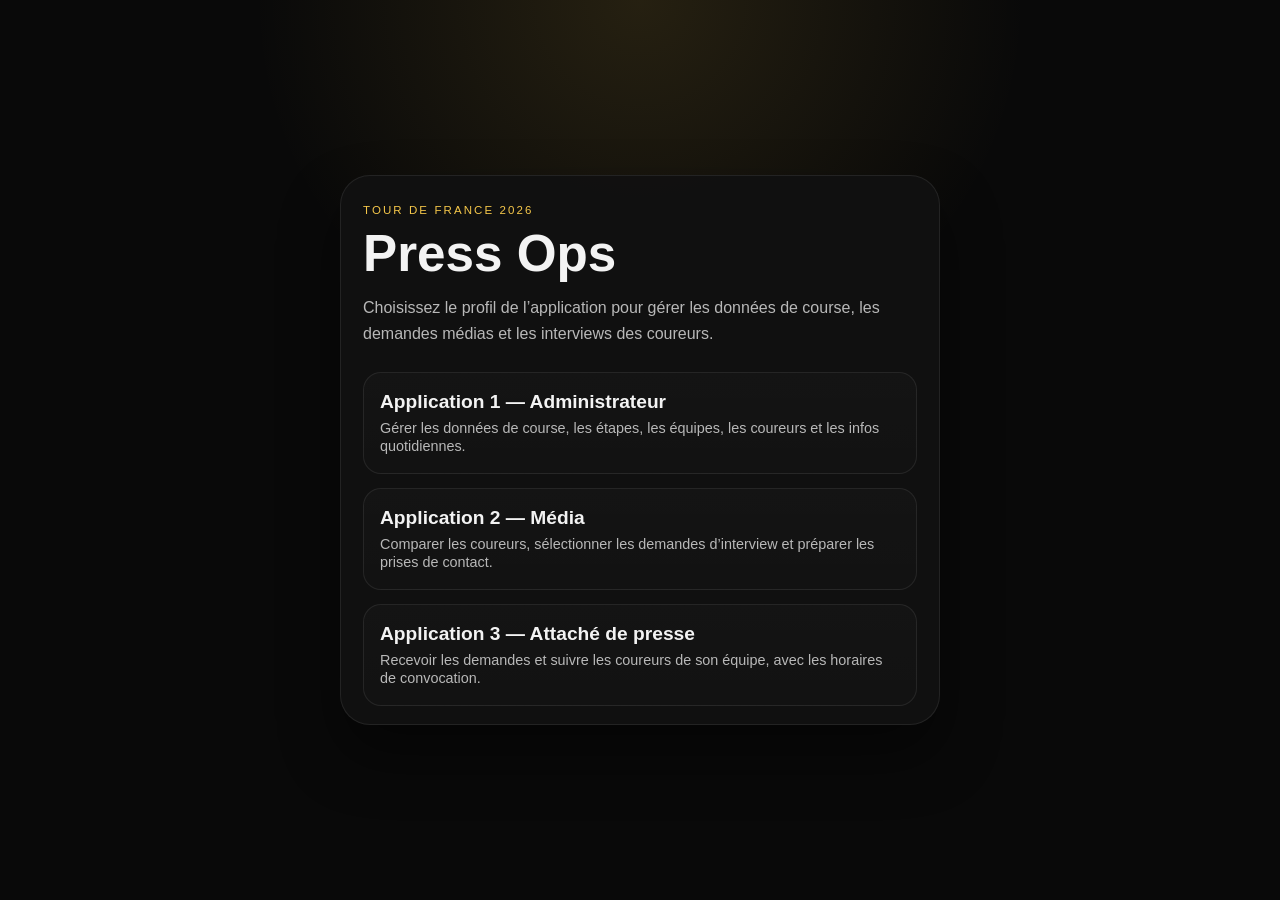
<file: index.html>
<!DOCTYPE html>
<html lang="fr">
  <head>
    <meta charset="UTF-8" />
    <meta name="viewport" content="width=device-width, initial-scale=1.0" />
    <title>Tour de France – Apps de gestion</title>
    <style>
      :root {
        --bg: #0a0a0a;
        --card: #161616;
        --gold: #f5c74a;
        --text: #f3f3f3;
        --muted: #b8b8b8;
        --line: rgba(255,255,255,0.08);
      }
      * { box-sizing: border-box; }
      body {
        margin: 0;
        min-height: 100vh;
        background: radial-gradient(circle at top, rgba(245,199,74,0.12), transparent 35%), #090909;
        color: var(--text);
        font-family: Inter, "Segoe UI", sans-serif;
        display: flex;
        align-items: center;
        justify-content: center;
        padding: 20px;
      }
      .wrapper {
        width: min(100%, 600px);
        background: rgba(17,17,17,0.96);
        border: 1px solid var(--line);
        border-radius: 30px;
        box-shadow: 0 30px 60px rgba(0,0,0,.45);
        padding: 28px 22px 18px;
      }
      .eyebrow {
        margin: 0 0 8px;
        text-transform: uppercase;
        letter-spacing: 0.18em;
        font-size: 0.72rem;
        color: var(--gold);
      }
      h1 {
        margin: 0;
        font-size: clamp(2rem, 5vw, 3.2rem);
      }
      .subtitle {
        margin: 12px 0 26px;
        color: var(--muted);
        line-height: 1.6;
      }
      .apps {
        display: grid;
        gap: 14px;
      }
      .app-card {
        display: block;
        padding: 18px 16px;
        border-radius: 18px;
        border: 1px solid var(--line);
        text-decoration: none;
        color: var(--text);
        background: linear-gradient(180deg, rgba(255,255,255,0.02), rgba(255,255,255,0.01));
      }
      .app-card strong {
        display: block;
        font-size: 1.2rem;
        margin-bottom: 6px;
      }
      .app-card span {
        color: var(--muted);
        font-size: 0.9rem;
      }
      .app-card:hover {
        border-color: rgba(245,199,74,0.4);
      }
    </style>
  </head>
  <body>
    <div class="wrapper">
      <p class="eyebrow">Tour de France 2026</p>
      <h1>Press Ops</h1>
      <p class="subtitle">Choisissez le profil de l’application pour gérer les données de course, les demandes médias et les interviews des coureurs.</p>
      <div class="apps">
        <a class="app-card" href="/admin/index.html">
          <strong>Application 1 — Administrateur</strong>
          <span>Gérer les données de course, les étapes, les équipes, les coureurs et les infos quotidiennes.</span>
        </a>
        <a class="app-card" href="/media/index.html">
          <strong>Application 2 — Média</strong>
          <span>Comparer les coureurs, sélectionner les demandes d’interview et préparer les prises de contact.</span>
        </a>
        <a class="app-card" href="/press/index.html">
          <strong>Application 3 — Attaché de presse</strong>
          <span>Recevoir les demandes et suivre les coureurs de son équipe, avec les horaires de convocation.</span>
        </a>
      </div>
    </div>
  </body>
</html>
</file>
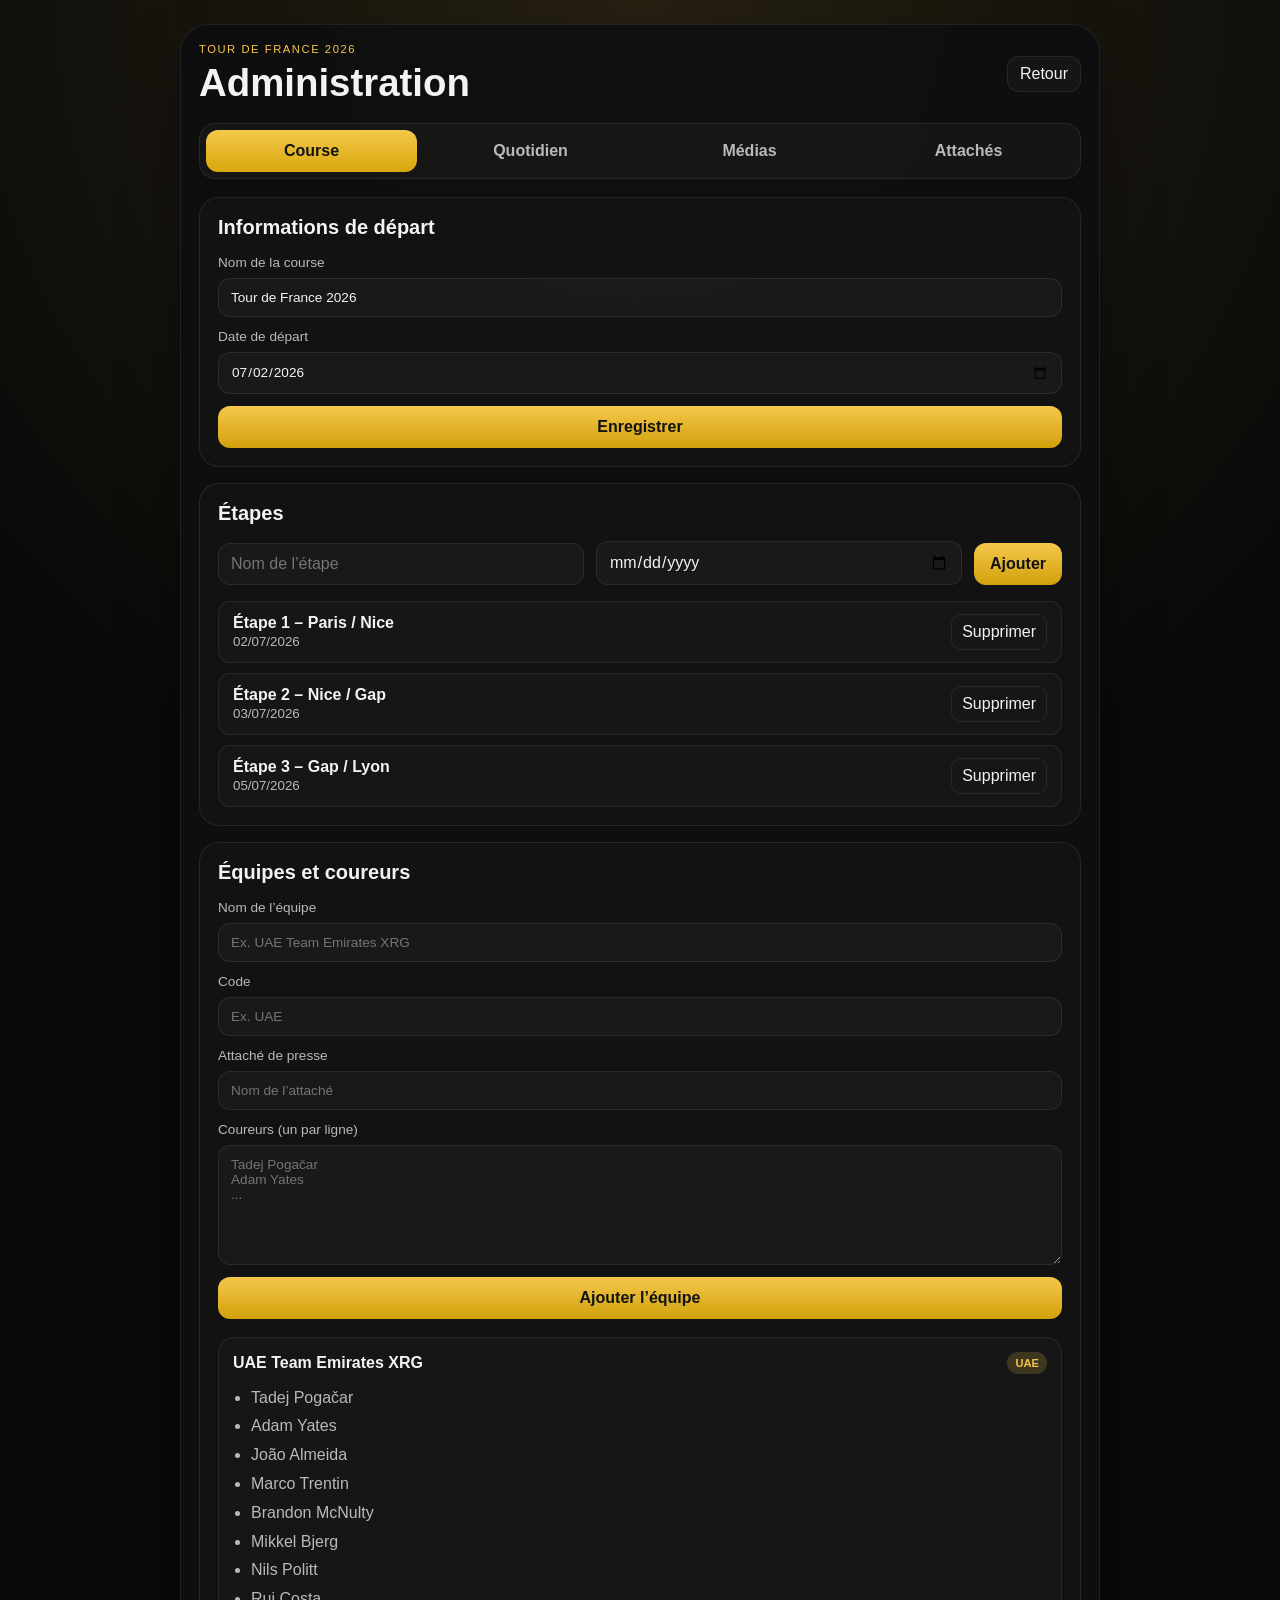
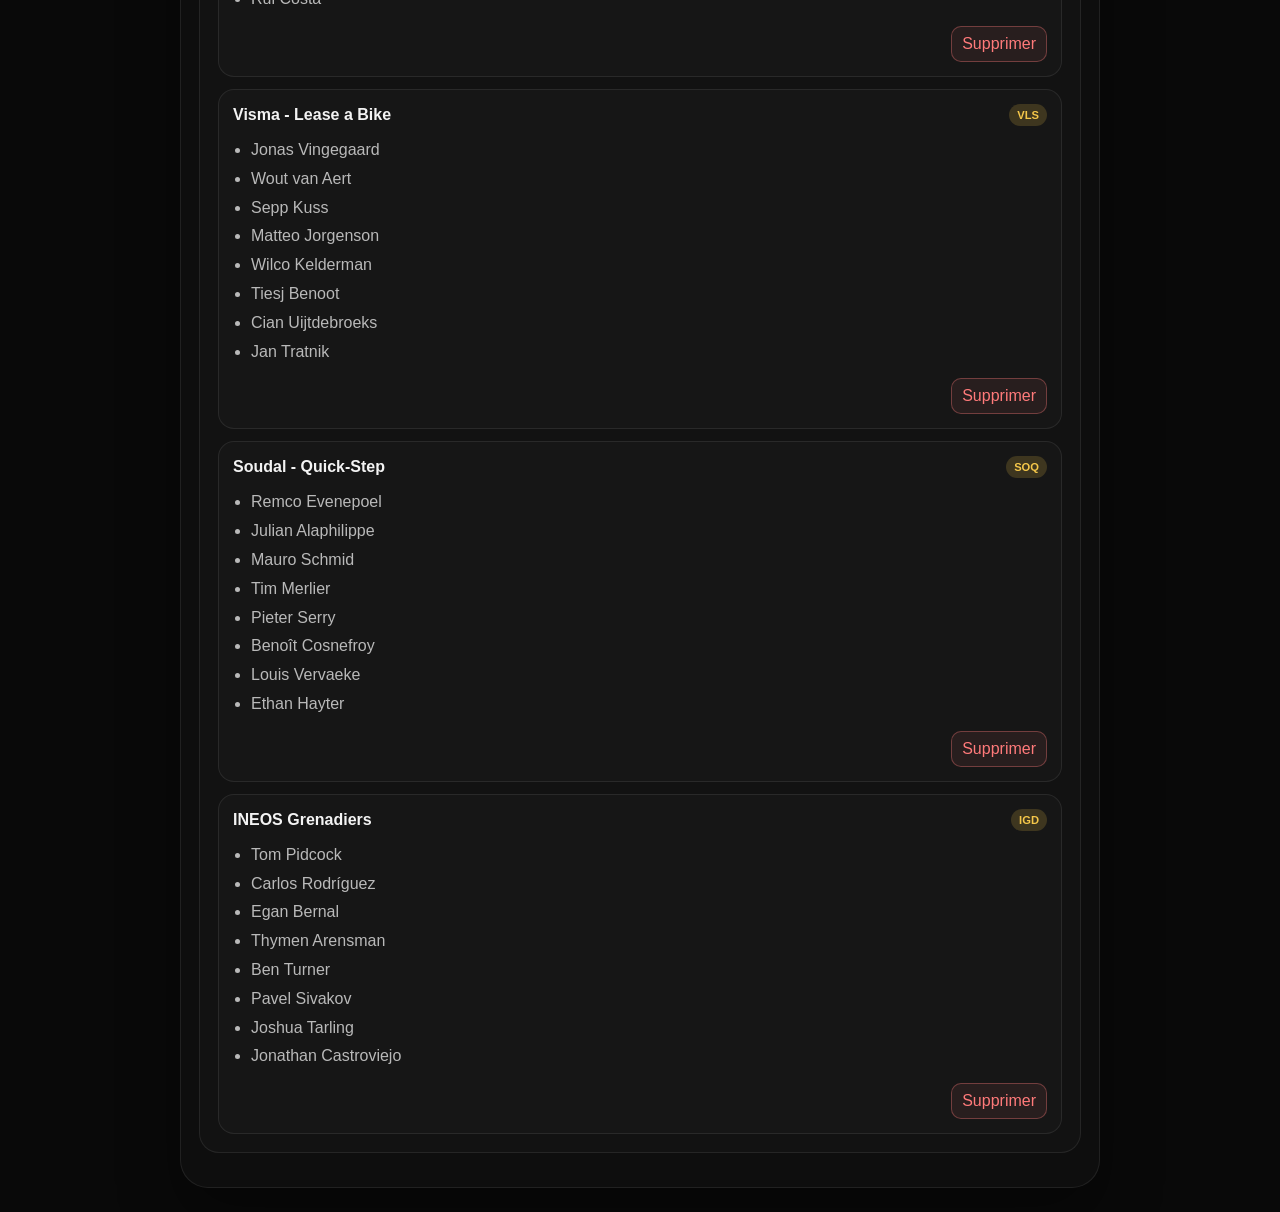
<file: admin/index.html>
<!DOCTYPE html>
<html lang="fr">
  <head>
    <meta charset="UTF-8" />
    <meta name="viewport" content="width=device-width, initial-scale=1.0" />
    <title>Admin – Tour de France</title>
    <link rel="stylesheet" href="styles.css" />
    <script src="../shared/race-data.js"></script>
  </head>
  <body>
    <div class="app-shell">
      <header class="topbar">
        <div>
          <p class="eyebrow">Tour de France 2026</p>
          <h1>Administration</h1>
        </div>
        <a class="back-link" href="../index.html">Retour</a>
      </header>

      <nav class="main-tabs" aria-label="Menu admin">
        <button class="tab-btn active" data-tab="course">Course</button>
        <button class="tab-btn" data-tab="daily">Quotidien</button>
        <button class="tab-btn" data-tab="media">Médias</button>
        <button class="tab-btn" data-tab="press">Attachés</button>
      </nav>

      <main class="tab-panels">
        <section class="tab-panel active" id="courseTab">
          <div class="card">
            <h2>Informations de départ</h2>
            <form id="raceForm" class="stack-form">
              <label>
                <span>Nom de la course</span>
                <input id="raceNameInput" type="text" />
              </label>
              <label>
                <span>Date de départ</span>
                <input id="raceDateInput" type="date" />
              </label>
              <button class="primary-btn" type="submit">Enregistrer</button>
            </form>
          </div>

          <div class="card">
            <h2>Étapes</h2>
            <form id="stageForm" class="inline-form">
              <input id="stageNameInput" type="text" placeholder="Nom de l’étape" />
              <input id="stageDateInput" type="date" />
              <button class="primary-btn" type="submit">Ajouter</button>
            </form>
            <ul id="stageList" class="list"></ul>
          </div>

          <div class="card">
            <h2>Équipes et coureurs</h2>
            <form id="teamForm" class="stack-form">
              <label>
                <span>Nom de l’équipe</span>
                <input id="teamNameInput" type="text" placeholder="Ex. UAE Team Emirates XRG" />
              </label>
              <label>
                <span>Code</span>
                <input id="teamShortInput" type="text" placeholder="Ex. UAE" />
              </label>
              <label>
                <span>Attaché de presse</span>
                <input id="teamAttachéInput" type="text" placeholder="Nom de l’attaché" />
              </label>
              <label>
                <span>Coureurs (un par ligne)</span>
                <textarea id="teamRidersInput" rows="6" placeholder="Tadej Pogačar&#10;Adam Yates&#10;..."></textarea>
              </label>
              <button class="primary-btn" type="submit">Ajouter l’équipe</button>
            </form>
            <div id="teamList" class="team-list"></div>
          </div>
        </section>

        <section class="tab-panel" id="dailyTab">
          <div class="card">
            <h2>Horaires de sélection</h2>
            <form id="selectionForm" class="inline-form">
              <input id="selectionStartInput" type="time" />
              <input id="selectionEndInput" type="time" />
              <button class="primary-btn" type="submit">Mettre à jour</button>
            </form>
          </div>

          <div class="card">
            <h2>Convocations</h2>
            <form id="convocationForm" class="inline-form">
              <input id="convocationStartInput" type="time" />
              <input id="convocationEndInput" type="time" />
              <button class="primary-btn" type="submit">Mettre à jour</button>
            </form>
          </div>

          <div class="card">
            <h2>Abandons et incidents</h2>
            <form id="withdrawalForm" class="stack-form">
              <label>
                <span>Coureur</span>
                <select id="withdrawalRiderInput"></select>
              </label>
              <label>
                <span>Date</span>
                <input id="withdrawalDateInput" type="date" />
              </label>
              <label>
                <span>Motif</span>
                <input id="withdrawalReasonInput" type="text" placeholder="Ex. Fièvre, chute, maladie" />
              </label>
              <button class="primary-btn" type="submit">Ajouter</button>
            </form>
            <ul id="withdrawalList" class="list"></ul>
          </div>
        </section>

        <section class="tab-panel" id="mediaTab">
          <div class="card placeholder">
            <h2>Module médias</h2>
            <p>À venir : configuration des accès médias, des notifications et des droits d’édition des demandes d’interview.</p>
          </div>
        </section>

        <section class="tab-panel" id="pressTab">
          <div class="card placeholder">
            <h2>Module attachés de presse</h2>
            <p>À venir : suivi des équipes, envoi des convocations et validation des interviews.</p>
          </div>
        </section>
      </main>
    </div>

    <script src="app.js"></script>
  </body>
</html>
</file>
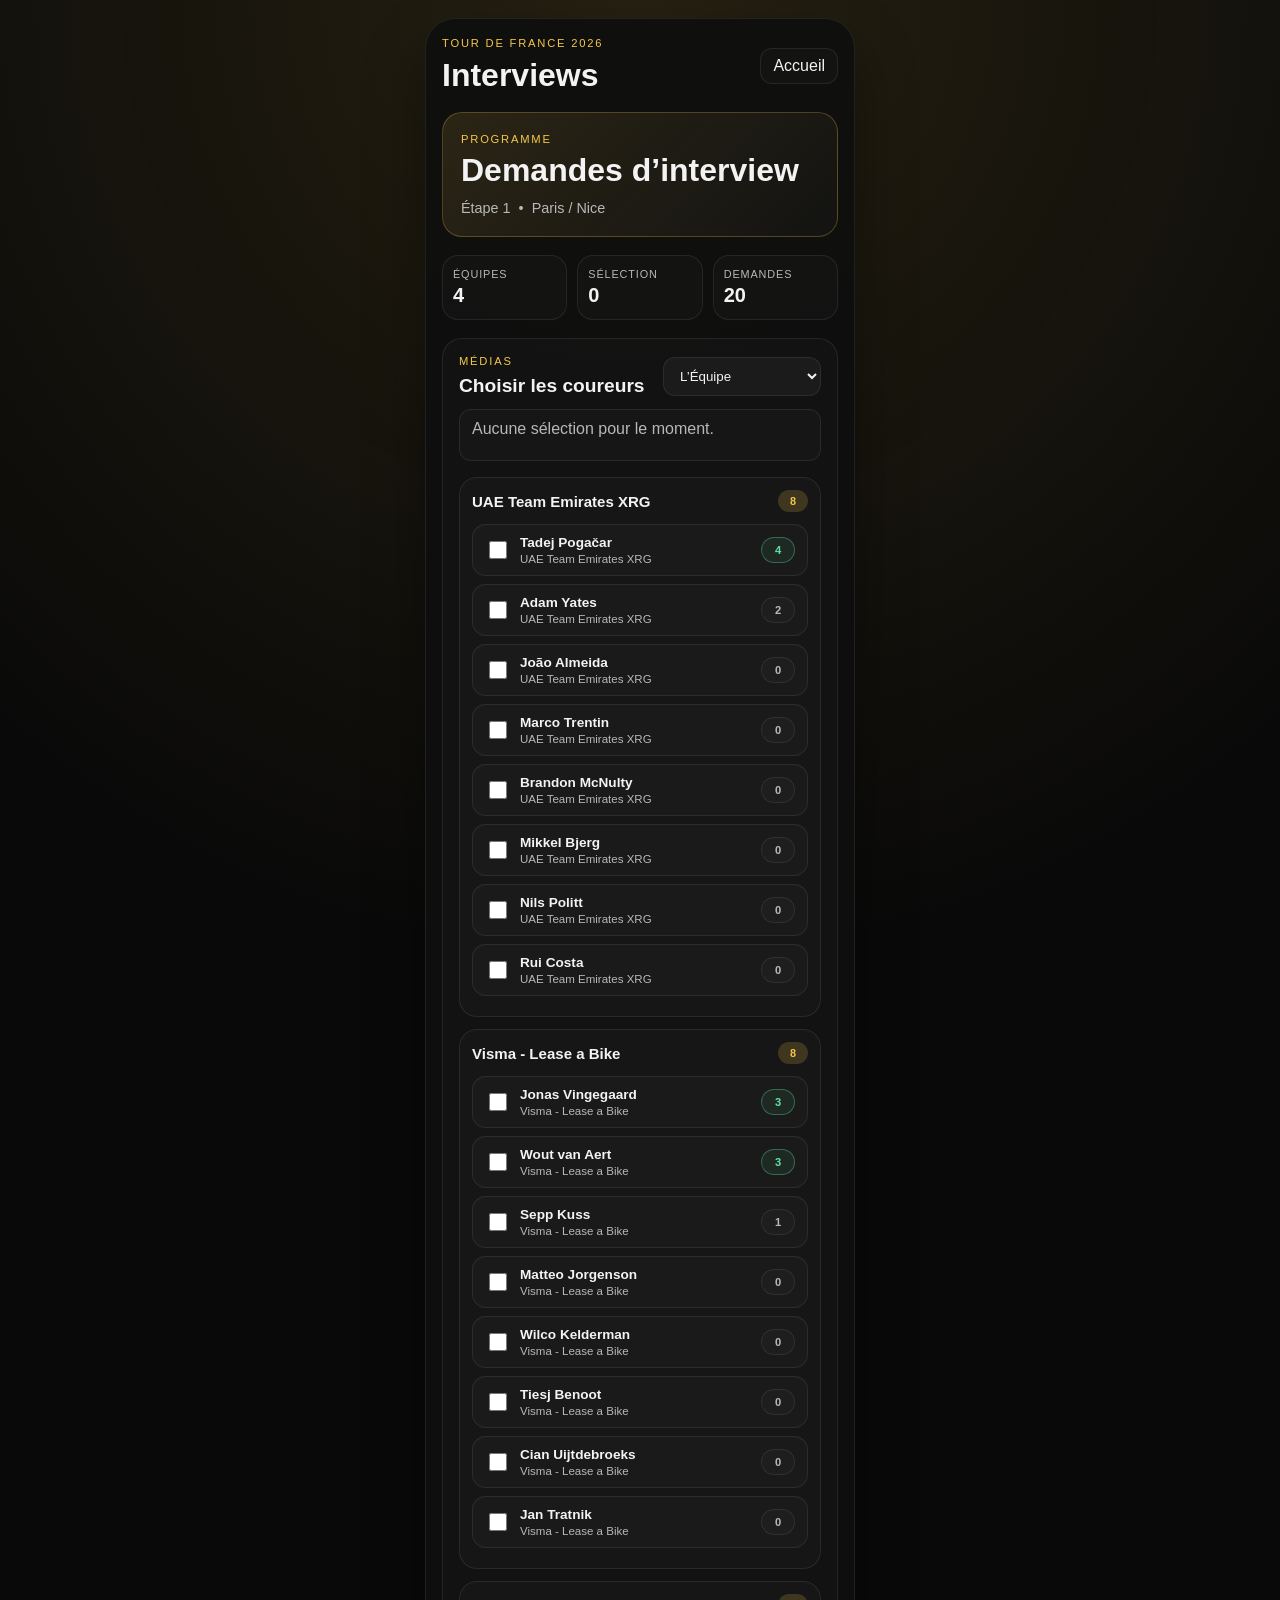
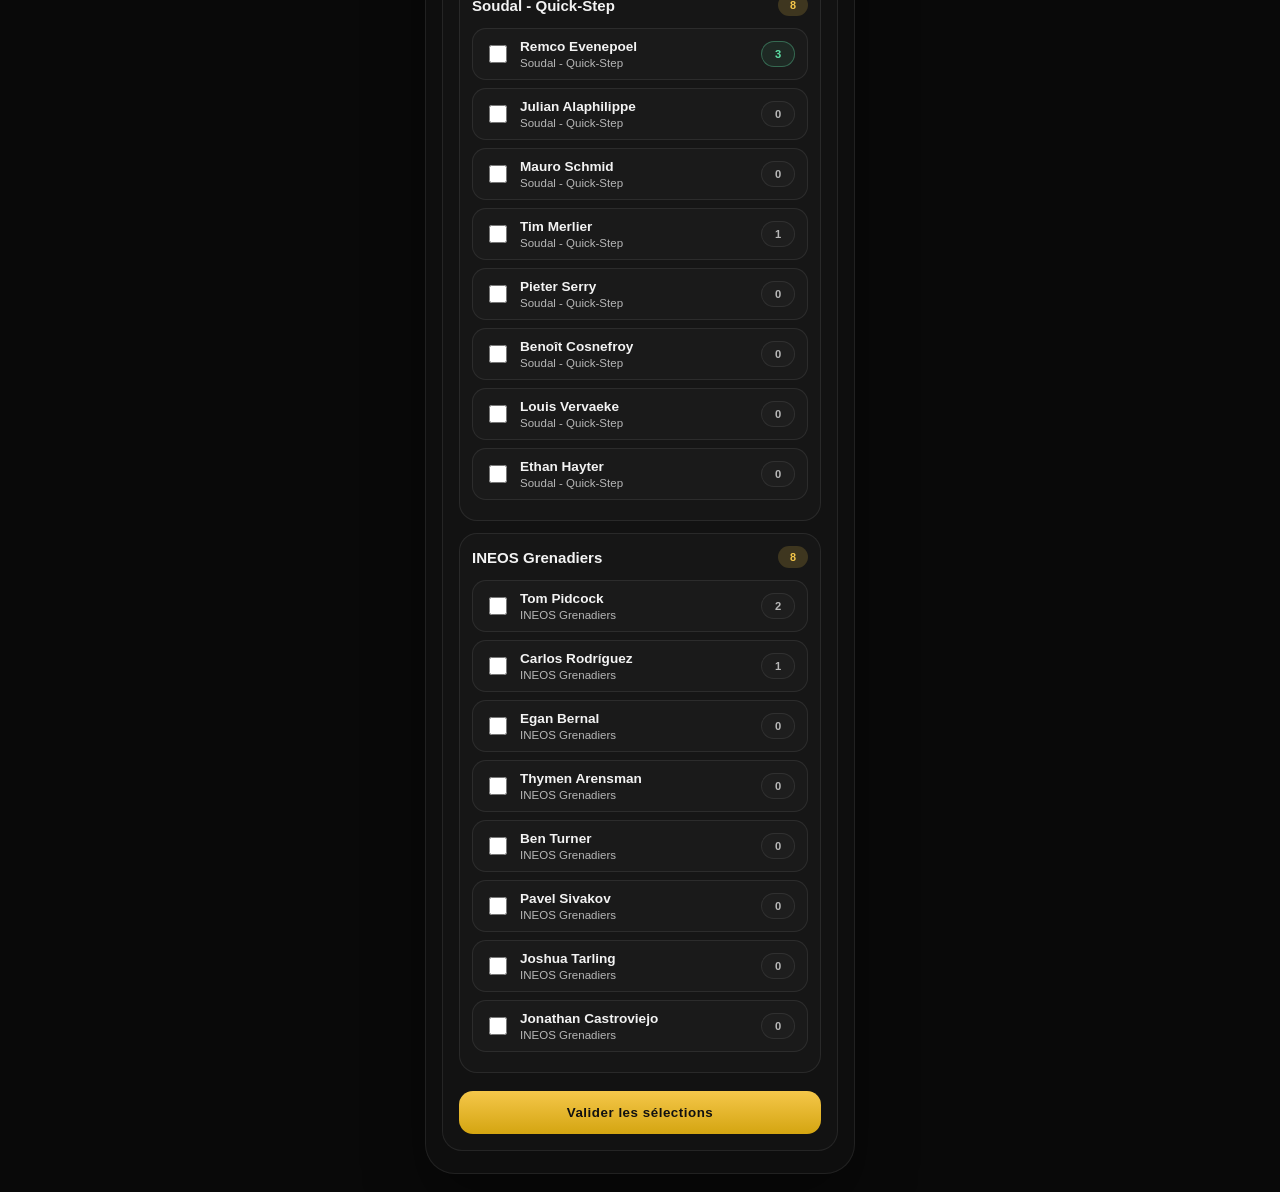
<file: media/index.html>
<!DOCTYPE html>
<html lang="fr">
  <head>
    <meta charset="UTF-8" />
    <meta name="viewport" content="width=device-width, initial-scale=1.0" />
    <title>Média – Tour de France</title>
    <link rel="stylesheet" href="styles.css" />
    <script src="../shared/race-data.js"></script>
  </head>
  <body>
    <div class="phone-shell">
      <header class="topbar">
        <div>
          <p class="eyebrow">Tour de France 2026</p>
          <h1>Interviews</h1>
        </div>
        <a class="small-link" href="../index.html">Accueil</a>
      </header>

      <section class="hero-card">
        <p class="label">Programme</p>
        <h2>Demandes d’interview</h2>
        <div class="hero-meta">
          <span>Étape 1</span>
          <span>•</span>
          <span>Paris / Nice</span>
        </div>
      </section>

      <section class="stats">
        <div class="stat-box">
          <small>Équipes</small>
          <strong id="teamTotal">0</strong>
        </div>
        <div class="stat-box">
          <small>Sélection</small>
          <strong id="selectionTotal">0</strong>
        </div>
        <div class="stat-box">
          <small>Demandes</small>
          <strong id="requestTotal">0</strong>
        </div>
      </section>

      <main class="panel">
        <div class="panel-head">
          <div>
            <p class="label">Médias</p>
            <h3>Choisir les coureurs</h3>
          </div>
          <select id="mediaOutletSelect">
            <option value="L’Équipe">L’Équipe</option>
            <option value="Le Monde">Le Monde</option>
            <option value="Cycling News">Cycling News</option>
            <option value="France Télévisions">France Télévisions</option>
            <option value="RTBF">RTBF</option>
            <option value="Le Soir">Le Soir</option>
          </select>
        </div>

        <div id="selectedSummary" class="selection-box empty">Aucune sélection pour le moment.</div>
        <div id="teamList" class="team-list"></div>

        <button id="submitSelection" class="primary-btn" type="button">Valider les sélections</button>
      </main>
    </div>

    <script src="app.js"></script>
  </body>
</html>
</file>
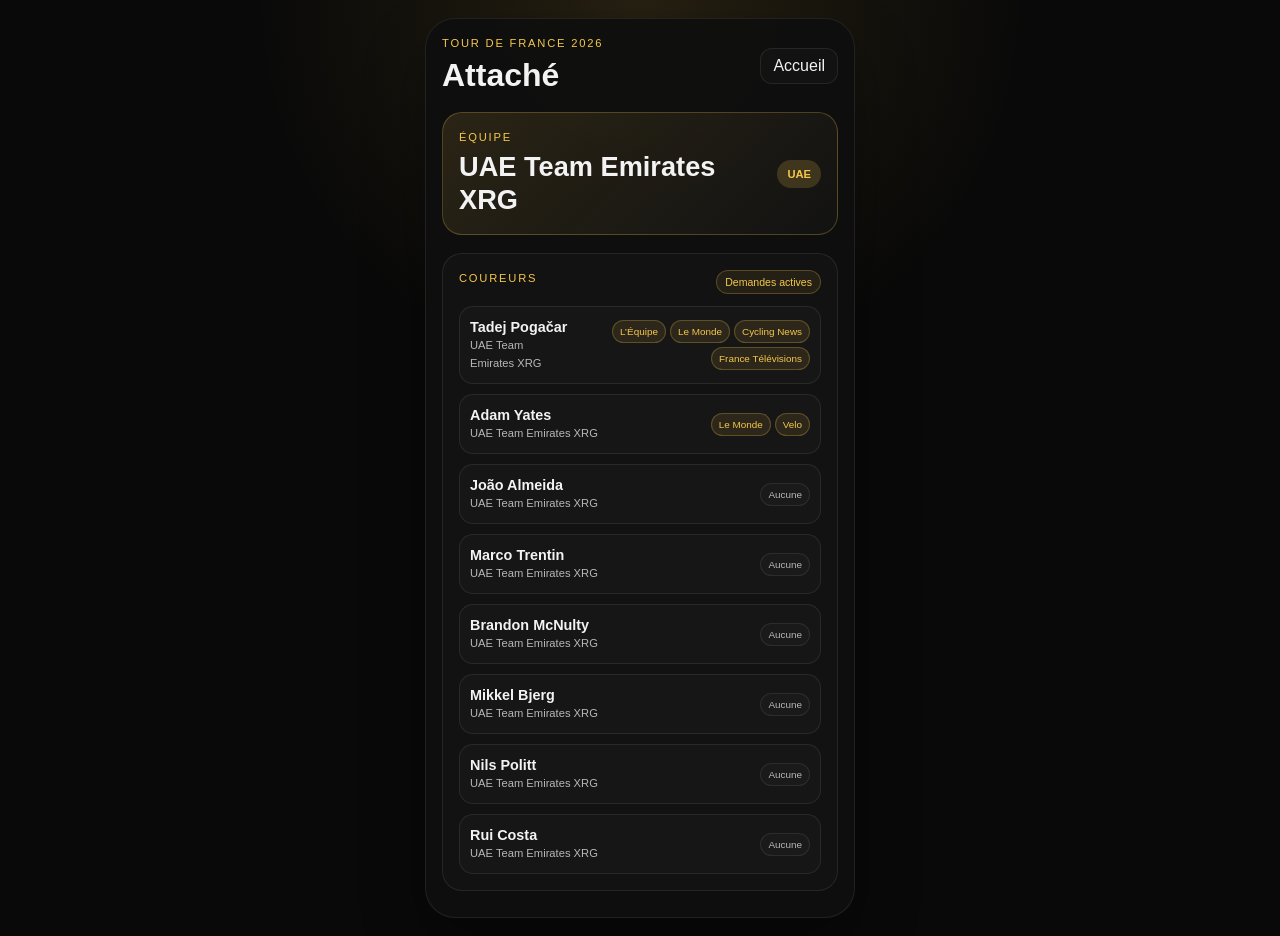
<file: press/index.html>
<!DOCTYPE html>
<html lang="fr">
  <head>
    <meta charset="UTF-8" />
    <meta name="viewport" content="width=device-width, initial-scale=1.0" />
    <title>Attaché de presse – Tour de France</title>
    <link rel="stylesheet" href="styles.css" />
    <script src="../shared/race-data.js"></script>
  </head>
  <body>
    <div class="phone-shell">
      <header class="topbar">
        <div>
          <p class="eyebrow">Tour de France 2026</p>
          <h1>Attaché</h1>
        </div>
        <a class="small-link" href="../index.html">Accueil</a>
      </header>

      <section class="team-banner">
        <div>
          <p class="label">Équipe</p>
          <h2 id="teamName">UAE Team Emirates XRG</h2>
        </div>
        <span id="teamCode" class="team-badge">UAE</span>
      </section>

      <main class="panel">
        <div class="panel-head">
          <p class="label">Coureurs</p>
          <span class="tiny-pill">Demandes actives</span>
        </div>
        <div id="riderList" class="rider-list"></div>
      </main>
    </div>

    <script src="app.js"></script>
  </body>
</html>
</file>
<file: admin/styles.css>
:root {
  --bg: #090909;
  --card: #151515;
  --card-strong: #1e1e1e;
  --gold: #f5c74a;
  --gold-soft: rgba(245, 199, 74, 0.18);
  --text: #f3f3f3;
  --muted: #b9b9b9;
  --line: rgba(255,255,255,0.08);
  --danger: #ff7a7a;
  --success: #5ee0a5;
}

* { box-sizing: border-box; }

html, body {
  margin: 0;
  min-height: 100%;
  background: radial-gradient(circle at top, rgba(245,199,74,0.12), transparent 30%), #090909;
  color: var(--text);
  font-family: Inter, "Segoe UI", sans-serif;
}

body {
  padding: 24px 16px;
}

button, input, textarea, select {
  font: inherit;
}

.app-shell {
  max-width: 920px;
  margin: 0 auto;
  background: rgba(15,15,15,0.96);
  border: 1px solid var(--line);
  border-radius: 28px;
  box-shadow: 0 30px 60px rgba(0,0,0,0.35);
  padding: 18px;
}

.topbar {
  display: flex;
  justify-content: space-between;
  align-items: center;
  gap: 12px;
  margin-bottom: 18px;
}

.eyebrow {
  margin: 0 0 6px;
  color: var(--gold);
  text-transform: uppercase;
  letter-spacing: 0.14em;
  font-size: 0.7rem;
}

h1 {
  margin: 0;
  font-size: clamp(1.8rem, 5vw, 2.4rem);
}

.back-link {
  color: var(--text);
  text-decoration: none;
  border: 1px solid var(--line);
  background: rgba(255,255,255,0.03);
  padding: 8px 12px;
  border-radius: 12px;
}

.main-tabs {
  display: grid;
  grid-template-columns: repeat(4, minmax(0, 1fr));
  gap: 8px;
  background: rgba(255,255,255,0.03);
  border: 1px solid var(--line);
  border-radius: 16px;
  padding: 6px;
  margin-bottom: 18px;
}

.tab-btn {
  background: transparent;
  border: none;
  color: var(--muted);
  padding: 12px 10px;
  border-radius: 12px;
  font-weight: 700;
  cursor: pointer;
}

.tab-btn.active {
  background: linear-gradient(180deg, var(--gold) 0%, #d8a80d 100%);
  color: #151515;
}

.tab-panel {
  display: none;
}

.tab-panel.active {
  display: block;
}

.card {
  background: rgba(255,255,255,0.02);
  border: 1px solid var(--line);
  border-radius: 20px;
  padding: 18px;
  margin-bottom: 16px;
}

.card h2 {
  margin: 0 0 16px;
  font-size: 1.25rem;
}

.stack-form, .inline-form {
  display: grid;
  gap: 12px;
}

.inline-form {
  grid-template-columns: 1fr 1fr auto;
  align-items: end;
}

label {
  display: grid;
  gap: 8px;
  color: var(--muted);
  font-size: 0.85rem;
}

input, textarea, select {
  background: rgba(255,255,255,0.03);
  border: 1px solid var(--line);
  border-radius: 12px;
  color: var(--text);
  padding: 11px 12px;
}

textarea {
  resize: vertical;
  min-height: 120px;
}

.primary-btn {
  border: none;
  background: linear-gradient(180deg, var(--gold) 0%, #d1a10c 100%);
  color: #121212;
  font-weight: 800;
  padding: 12px 16px;
  border-radius: 12px;
  cursor: pointer;
}

.list {
  list-style: none;
  padding: 0;
  margin: 16px 0 0;
  display: flex;
  flex-direction: column;
  gap: 10px;
}

.list li {
  display: flex;
  align-items: center;
  justify-content: space-between;
  gap: 12px;
  padding: 12px 14px;
  background: rgba(255,255,255,0.02);
  border: 1px solid var(--line);
  border-radius: 12px;
}

.list strong {
  display: block;
}

.list small {
  color: var(--muted);
}

.item-actions {
  display: flex;
  gap: 8px;
}

.btn-ghost {
  border: 1px solid var(--line);
  background: transparent;
  color: var(--text);
  border-radius: 10px;
  padding: 8px 10px;
  cursor: pointer;
}

.btn-danger {
  border: 1px solid rgba(255,122,122,0.35);
  color: var(--danger);
  background: rgba(255,122,122,0.08);
  border-radius: 10px;
  padding: 8px 10px;
  cursor: pointer;
}

.team-list {
  margin-top: 18px;
  display: grid;
  gap: 12px;
}

.team-card {
  border: 1px solid var(--line);
  border-radius: 16px;
  background: rgba(255,255,255,0.02);
  padding: 14px;
}

.team-card-header {
  display: flex;
  justify-content: space-between;
  align-items: center;
  gap: 10px;
  margin-bottom: 10px;
}

.team-card-header strong {
  font-size: 1rem;
}

.tag {
  display: inline-flex;
  align-items: center;
  justify-content: center;
  padding: 5px 8px;
  border-radius: 999px;
  background: var(--gold-soft);
  color: var(--gold);
  font-weight: 700;
  font-size: 0.7rem;
}

.team-card ul {
  margin: 0;
  padding-left: 18px;
  color: var(--muted);
  line-height: 1.8;
}

.placeholder {
  color: var(--muted);
}

@media (max-width: 700px) {
  .main-tabs,
  .inline-form {
    grid-template-columns: 1fr;
  }
  .topbar {
    align-items: flex-start;
    flex-direction: column;
  }
}
</file>
<file: media/styles.css>
:root {
  --bg: #090909;
  --card: #151515;
  --card-alt: #1b1b1b;
  --gold: #f5c74a;
  --gold-soft: rgba(245, 199, 74, 0.18);
  --text: #f3f3f3;
  --muted: #b8b8b8;
  --line: rgba(255,255,255,0.08);
  --success: #5ee0a5;
}

* { box-sizing: border-box; }

html, body {
  margin: 0;
  min-height: 100%;
  background: radial-gradient(circle at top, rgba(245,199,74,0.12), transparent 34%), #090909;
  color: var(--text);
  font-family: Inter, "Segoe UI", sans-serif;
}

body {
  display: flex;
  justify-content: center;
  align-items: center;
  padding: 18px;
}

.phone-shell {
  width: min(100%, 430px);
  min-height: 100vh;
  background: rgba(15,15,15,0.96);
  border: 1px solid var(--line);
  border-radius: 30px;
  padding: 18px 16px 22px;
  box-shadow: 0 30px 60px rgba(0,0,0,0.35);
}

.topbar {
  display: flex;
  align-items: center;
  justify-content: space-between;
  gap: 12px;
  margin-bottom: 18px;
}

.eyebrow,
.label {
  margin: 0 0 8px;
  color: var(--gold);
  text-transform: uppercase;
  letter-spacing: 0.16em;
  font-size: 0.7rem;
}

h1 { margin: 0; font-size: 2rem; }
h2 { margin: 0; font-size: 2rem; line-height: 1.1; }
h3 { margin: 0; font-size: 1.2rem; }

.small-link {
  text-decoration: none;
  color: var(--text);
  border: 1px solid var(--line);
  padding: 8px 12px;
  border-radius: 12px;
  background: rgba(255,255,255,0.02);
}

.hero-card {
  padding: 20px 18px;
  border-radius: 20px;
  border: 1px solid rgba(245,199,74,0.25);
  background: linear-gradient(135deg, rgba(245,199,74,0.12), rgba(255,255,255,0.02));
}

.hero-meta {
  display: flex;
  align-items: center;
  gap: 8px;
  margin-top: 12px;
  color: var(--muted);
  font-size: 0.9rem;
}

.stats {
  display: grid;
  grid-template-columns: repeat(3, 1fr);
  gap: 10px;
  margin: 18px 0;
}

.stat-box {
  background: rgba(255,255,255,0.02);
  border: 1px solid var(--line);
  border-radius: 16px;
  padding: 12px 10px;
  display: flex;
  flex-direction: column;
  gap: 4px;
}

.stat-box small {
  color: var(--muted);
  text-transform: uppercase;
  letter-spacing: 0.08em;
  font-size: 0.68rem;
}

.stat-box strong { font-size: 1.25rem; }

.panel {
  background: rgba(255,255,255,0.02);
  border: 1px solid var(--line);
  border-radius: 20px;
  padding: 16px;
}

.panel-head {
  display: flex;
  justify-content: space-between;
  align-items: center;
  gap: 10px;
  margin-bottom: 12px;
}

select {
  border: 1px solid var(--line);
  background: rgba(255,255,255,0.04);
  color: var(--text);
  border-radius: 12px;
  padding: 10px 12px;
}

.selection-box {
  display: flex;
  flex-wrap: wrap;
  gap: 6px;
  padding: 10px 12px;
  border-radius: 12px;
  margin-bottom: 16px;
  background: rgba(245,199,74,0.08);
  border: 1px solid rgba(245,199,74,0.25);
  color: var(--gold);
  min-height: 52px;
}

.selection-box.empty {
  color: var(--muted);
  background: rgba(255,255,255,0.02);
  border-color: var(--line);
}

.selection-chip {
  display: inline-flex;
  align-items: center;
  padding: 5px 8px;
  border-radius: 999px;
  border: 1px solid var(--line);
  background: rgba(255,255,255,0.04);
  font-size: 0.7rem;
}

.team-list { display: flex; flex-direction: column; gap: 12px; }

.team-card {
  border: 1px solid var(--line);
  border-radius: 18px;
  background: rgba(255,255,255,0.02);
  padding: 12px;
}

.team-header {
  display: flex;
  justify-content: space-between;
  align-items: center;
  gap: 10px;
  margin-bottom: 12px;
}

.team-header strong {
  font-size: 0.94rem;
}

.count-badge {
  display: inline-flex;
  min-width: 30px;
  justify-content: center;
  padding: 5px 7px;
  border-radius: 999px;
  background: var(--gold-soft);
  color: var(--gold);
  font-size: 0.68rem;
  font-weight: 700;
}

.rider-item {
  display: flex;
  align-items: center;
  gap: 10px;
  border: 1px solid var(--line);
  border-radius: 14px;
  background: rgba(255,255,255,0.02);
  padding: 10px 12px;
  margin-bottom: 8px;
}

.rider-item input { accent-color: var(--gold); width: 18px; height: 18px; }
.rider-text {
  flex: 1;
  display: flex;
  flex-direction: column;
  gap: 3px;
}
.rider-name { font-size: 0.85rem; font-weight: 600; }
.rider-team { font-size: 0.72rem; color: var(--muted); }

.request-pill {
  display: inline-flex;
  align-items: center;
  justify-content: center;
  min-width: 34px;
  padding: 6px 8px;
  border-radius: 999px;
  border: 1px solid rgba(94,224,165,0.35);
  background: rgba(94,224,165,0.08);
  color: var(--success);
  font-size: 0.7rem;
  font-weight: 700;
}

.request-pill.low {
  border-color: var(--line);
  color: var(--muted);
  background: rgba(255,255,255,0.02);
}

.primary-btn {
  width: 100%;
  border: none;
  background: linear-gradient(180deg, var(--gold) 0%, #d4a511 100%);
  color: #111111;
  border-radius: 14px;
  font-weight: 800;
  letter-spacing: 0.04em;
  padding: 14px 16px;
  margin-top: 18px;
  cursor: pointer;
}

@media (max-width: 390px) {
  .phone-shell { border-radius: 0; min-height: 100vh; }
}
</file>
<file: press/styles.css>
:root {
  --bg: #090909;
  --card: #151515;
  --card-alt: #1c1c1c;
  --gold: #f5c74a;
  --gold-soft: rgba(245, 199, 74, 0.18);
  --text: #f3f3f3;
  --muted: #b8b8b8;
  --line: rgba(255,255,255,0.08);
  --success: #5ee0a5;
}

* { box-sizing: border-box; }

html, body {
  margin: 0;
  min-height: 100%;
  background: radial-gradient(circle at top, rgba(245,199,74,0.12), transparent 34%), #090909;
  color: var(--text);
  font-family: Inter, "Segoe UI", sans-serif;
}

body {
  display: flex;
  justify-content: center;
  align-items: center;
  padding: 18px;
}

.phone-shell {
  width: min(100%, 430px);
  min-height: 100vh;
  background: rgba(15,15,15,0.96);
  border: 1px solid var(--line);
  border-radius: 30px;
  padding: 18px 16px 22px;
  box-shadow: 0 30px 60px rgba(0,0,0,0.35);
}

.topbar {
  display: flex;
  justify-content: space-between;
  align-items: center;
  gap: 12px;
  margin-bottom: 18px;
}

.eyebrow,
.label {
  margin: 0 0 8px;
  color: var(--gold);
  text-transform: uppercase;
  letter-spacing: 0.16em;
  font-size: 0.7rem;
}

h1 { margin: 0; font-size: 2rem; }
h2 { margin: 0; font-size: 1.7rem; line-height: 1.2; }

.small-link {
  text-decoration: none;
  color: var(--text);
  border: 1px solid var(--line);
  padding: 8px 12px;
  border-radius: 12px;
  background: rgba(255,255,255,0.02);
}

.team-banner {
  display: flex;
  align-items: center;
  justify-content: space-between;
  gap: 12px;
  padding: 18px 16px;
  border-radius: 20px;
  border: 1px solid rgba(245,199,74,0.25);
  background: linear-gradient(135deg, rgba(245,199,74,0.12), rgba(255,255,255,0.02));
}

.team-badge {
  display: inline-flex;
  align-items: center;
  justify-content: center;
  padding: 8px 10px;
  border-radius: 999px;
  background: var(--gold-soft);
  color: var(--gold);
  font-size: 0.7rem;
  font-weight: 700;
}

.panel {
  margin-top: 18px;
  background: rgba(255,255,255,0.02);
  border: 1px solid var(--line);
  border-radius: 20px;
  padding: 16px;
}

.panel-head {
  display: flex;
  align-items: center;
  justify-content: space-between;
  gap: 10px;
  margin-bottom: 12px;
}

.tiny-pill {
  display: inline-flex;
  align-items: center;
  padding: 5px 8px;
  border-radius: 999px;
  border: 1px solid rgba(245,199,74,0.25);
  background: rgba(245,199,74,0.08);
  color: var(--gold);
  font-size: 0.66rem;
}

.rider-list {
  display: flex;
  flex-direction: column;
  gap: 10px;
}

.rider-card {
  display: flex;
  justify-content: space-between;
  align-items: center;
  gap: 10px;
  padding: 12px 10px;
  border: 1px solid var(--line);
  border-radius: 14px;
  background: rgba(255,255,255,0.02);
}

.rider-card strong { display: block; font-size: 0.9rem; }
.rider-card small {
  color: var(--muted);
  font-size: 0.7rem;
}

.request-list {
  display: flex;
  flex-wrap: wrap;
  justify-content: flex-end;
  gap: 4px;
}

.request-badge {
  display: inline-flex;
  align-items: center;
  justify-content: center;
  padding: 5px 7px;
  border-radius: 999px;
  background: rgba(245,199,74,0.1);
  border: 1px solid rgba(245,199,74,0.25);
  color: var(--gold);
  font-size: 0.62rem;
}

.empty-badge {
  display: inline-flex;
  align-items: center;
  justify-content: center;
  padding: 5px 7px;
  border-radius: 999px;
  border: 1px solid var(--line);
  color: var(--muted);
  background: rgba(255,255,255,0.02);
  font-size: 0.62rem;
}

@media (max-width: 390px) {
  .phone-shell { border-radius: 0; min-height: 100vh; }
  .team-banner { align-items: flex-start; }
}
</file>
